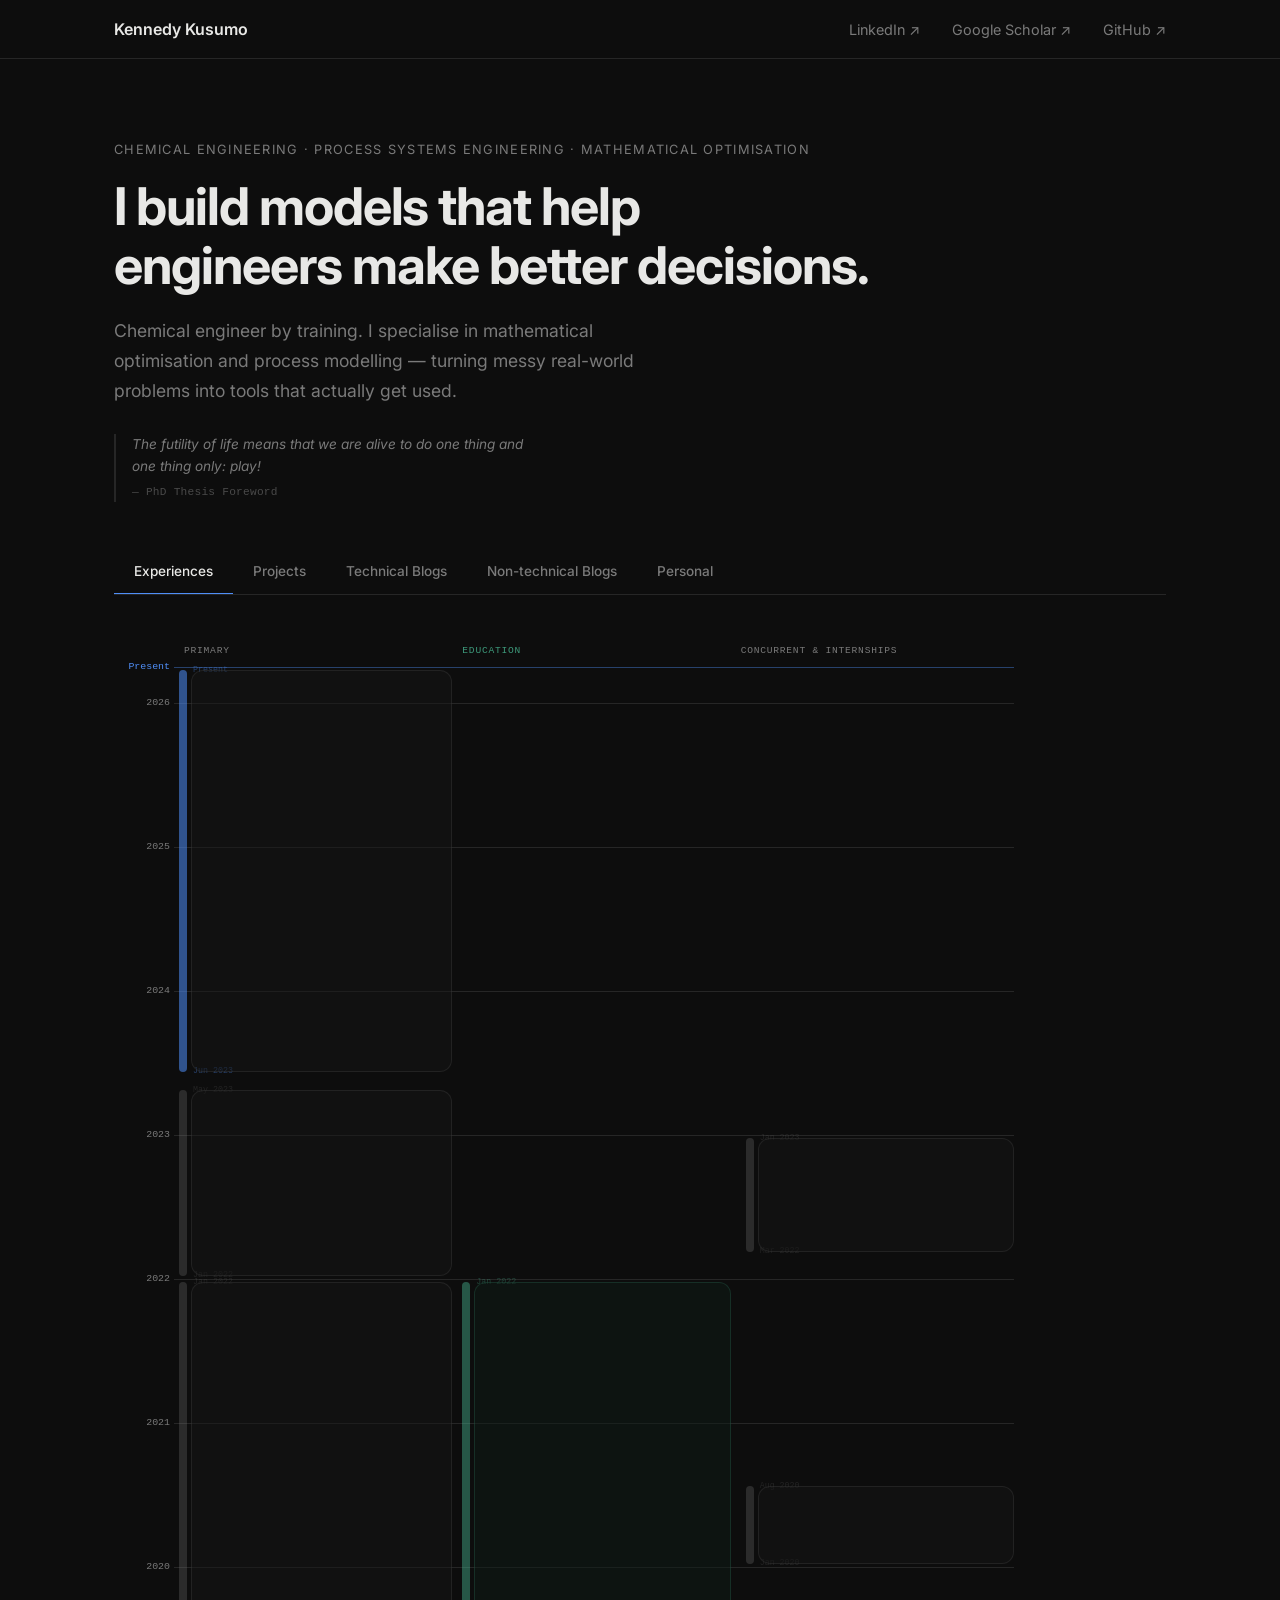
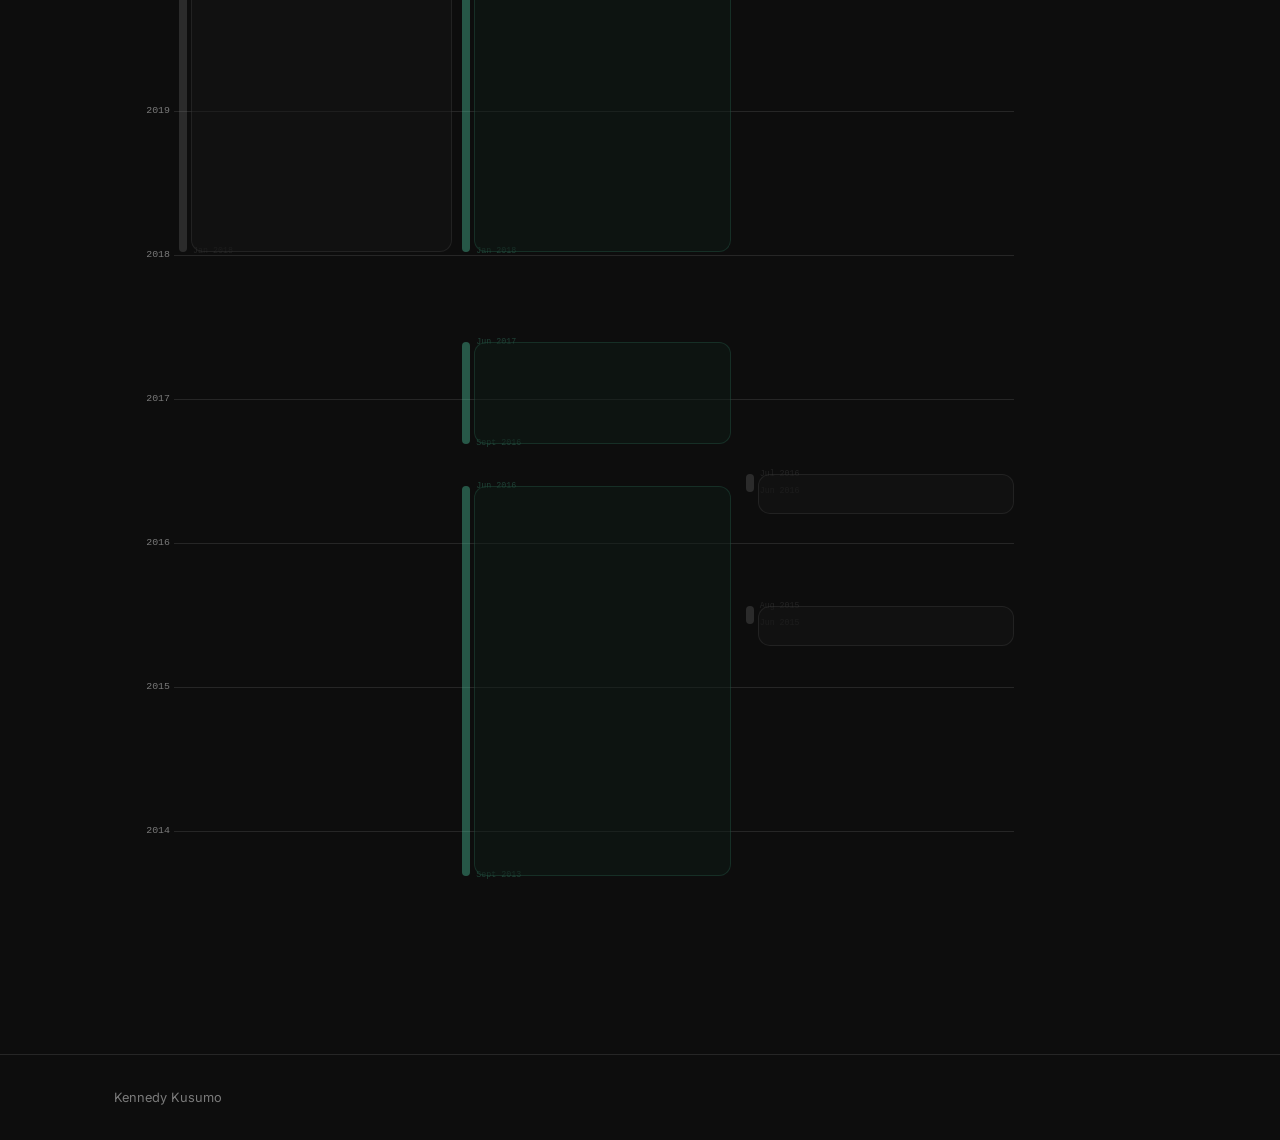
<file: index.html>
<!DOCTYPE html>
<html lang="en">
<head>
  <meta charset="UTF-8" />
  <meta name="viewport" content="width=device-width, initial-scale=1.0" />
  <title>Kennedy Kusumo</title>
  <meta name="description" content="Kennedy Kusumo — Senior Modelling and Simulation Scientist. Mathematical optimisation, process modelling, and decision tools for complex industrial problems." />
  <link rel="preconnect" href="https://fonts.googleapis.com" />
  <link rel="preconnect" href="https://fonts.gstatic.com" crossorigin />
  <link href="https://fonts.googleapis.com/css2?family=Inter:wght@400;500;600;700&display=swap" rel="stylesheet" />
  <link rel="stylesheet" href="css/style.css" />
  <style>
    /* ── Tab nav ── */
    .tab-nav {
      display: flex;
      gap: 0;
      border-bottom: 1px solid var(--color-border);
      overflow-x: auto;
      scrollbar-width: none;
    }
    .tab-nav::-webkit-scrollbar { display: none; }

    .tab-btn {
      background: none;
      border: none;
      border-bottom: 2px solid transparent;
      color: var(--color-muted);
      cursor: pointer;
      font-family: var(--font-sans);
      font-size: 0.85rem;
      font-weight: 500;
      padding: 0.85rem 1.25rem;
      white-space: nowrap;
      transition: color 0.15s, border-color 0.15s;
      margin-bottom: -1px;
    }
    .tab-btn:hover { color: var(--color-text); }
    .tab-btn.active {
      color: var(--color-text);
      border-bottom-color: var(--color-accent);
    }

    /* ── Tab panels ── */
    .tab-panel { display: none; padding: 3rem 0; }
    .tab-panel.active { display: block; }

    /* ── Timeline ── */
    .timeline {
      display: flex;
      flex-direction: column;
      gap: 0;
      max-width: 720px;
    }
    .timeline-item {
      display: grid;
      grid-template-columns: 120px 1fr;
      gap: 1.5rem;
      padding: 1.75rem 0;
      border-bottom: 1px solid var(--color-border);
    }
    .timeline-item:last-child { border-bottom: none; }
    .timeline-date {
      font-size: 0.78rem;
      color: var(--color-muted);
      padding-top: 0.2rem;
      line-height: 1.5;
    }
    .timeline-body h3 {
      font-size: 0.95rem;
      font-weight: 600;
      margin-bottom: 0.3rem;
      line-height: 1.4;
    }
    .timeline-body .timeline-org {
      font-size: 0.8rem;
      color: var(--color-accent);
      margin-bottom: 0.5rem;
    }
    .timeline-body p {
      font-size: 0.875rem;
      color: var(--color-muted);
      line-height: 1.65;
      margin: 0;
    }
    .timeline-body .timeline-tags {
      margin-top: 0.6rem;
      display: flex;
      flex-wrap: wrap;
      gap: 0.4rem;
    }
    .tag {
      font-size: 0.7rem;
      padding: 0.2em 0.6em;
      border: 1px solid var(--color-border);
      border-radius: 4px;
      color: var(--color-muted);
    }
    .timeline-link {
      display: inline-block;
      margin-top: 0.75rem;
      font-size: 0.78rem;
      color: var(--color-accent);
    }

    /* ── Vertical Timeline (Professional History) ── */
    .vtl {
      position: relative;
      max-width: 760px;
    }

    /* The spine */
    .vtl::before {
      content: '';
      position: absolute;
      left: 70px;
      top: 16px;
      bottom: 16px;
      width: 1px;
      background: var(--color-border);
      z-index: 0;
    }

    .vtl-item {
      display: flex;
      align-items: flex-start;
      gap: 1.5rem;
      padding-bottom: 1.5rem;
    }

    .vtl-item:last-child { padding-bottom: 0; }

    .vtl-node {
      flex-shrink: 0;
      width: 76px;
      display: flex;
      align-items: center;
      justify-content: space-between;
      padding-top: 0.9rem;
    }

    .vtl-date {
      font-size: 0.65rem;
      color: var(--color-muted);
      font-family: var(--font-mono);
      line-height: 1.35;
      white-space: nowrap;
    }

    .vtl-dot {
      width: 12px;
      height: 12px;
      border-radius: 50%;
      background: var(--color-surface);
      border: 2px solid var(--color-border);
      flex-shrink: 0;
      position: relative;
      z-index: 1;
      transition: border-color 0.2s ease, transform 0.2s ease, box-shadow 0.2s ease;
    }

    .vtl-item:hover .vtl-dot {
      border-color: var(--color-accent);
      transform: scale(1.4);
      box-shadow: 0 0 0 4px rgba(79, 142, 247, 0.18);
    }

    .vtl-card {
      flex: 1;
      border: 1px solid var(--color-border);
      border-radius: 14px;
      padding: 1.25rem 1.5rem;
      background: var(--color-surface);
      transition: transform 0.2s ease, box-shadow 0.2s ease, border-color 0.2s ease;
    }

    .vtl-item:hover .vtl-card {
      transform: translateY(-4px);
      border-color: var(--color-accent);
      box-shadow: 0 8px 32px rgba(0,0,0,0.45), 0 0 0 1px rgba(79,142,247,0.15);
    }

    /* ── Personal tab ── */
    .personal-grid {
      display: grid;
      grid-template-columns: repeat(auto-fill, minmax(210px, 1fr));
      gap: 1.25rem;
      max-width: 900px;
      padding-top: 0.25rem;
    }
    .personal-cat {
      border: 1px solid var(--color-border);
      border-radius: 14px;
      padding: 1.25rem 1.5rem;
      background: var(--color-surface);
    }
    .personal-cat-hdr {
      font-size: 0.68rem;
      font-family: var(--font-mono);
      text-transform: uppercase;
      letter-spacing: 0.09em;
      color: var(--color-muted);
      margin-bottom: 0.9rem;
    }
    .personal-items {
      list-style: none;
      padding: 0;
      margin: 0;
      display: flex;
      flex-direction: column;
      gap: 0.4rem;
    }
    .personal-items li {
      font-size: 0.875rem;
      color: var(--color-text);
    }
    .personal-soon {
      font-size: 0.8rem;
      color: var(--color-muted);
      margin: 0;
    }

    /* ── Hero quote ── */
    .hero-quote {
      margin-top: 1.75rem;
      padding-left: 1rem;
      border-left: 2px solid var(--color-border);
      font-size: 0.85rem;
      color: var(--color-muted);
      font-style: italic;
      max-width: 46ch;
      line-height: 1.6;
    }
    .hero-quote cite {
      display: block;
      margin-top: 0.4rem;
      font-style: normal;
      font-size: 0.7rem;
      font-family: var(--font-mono);
      opacity: 0.55;
      letter-spacing: 0.02em;
    }

    /* ── Swimlane timeline (Experiences) ── */

    /* Lane header row above the swimlane */
    .sl-headers {
      display: flex;
      max-width: 900px;
      margin-bottom: 0.5rem;
      align-items: baseline;
    }
    .sl-h-axis { width: 65px; flex-shrink: 0; }
    .sl-h-lane {
      flex: 1;
      font-size: 0.6rem;
      font-family: var(--font-mono);
      color: var(--color-muted);
      text-transform: uppercase;
      letter-spacing: 0.08em;
      padding: 0 5px;
    }
    .sl-h-lane--edu { color: #4ec9a0; opacity: 0.75; }

    /* Swimlane container — time flows top (newest) → bottom (oldest)
       Scale: 12 px/month, origin Sept 2013 (m0), present Apr 2026 (m151)
       Slot top    = (151 − end_month) × 12 + 3
       Slot height = max(18, duration_months × 12 − 6)
       BEng bottom: top=1419 + h=390 = 1809 + 66 padding → 1875 */
    .swimlane {
      position: relative;
      max-width: 900px;
      height: 1875px;
    }

    /* Year grid lines */
    .sl-yr {
      position: absolute;
      left: 0;
      right: 0;
      height: 0;
      pointer-events: none;
    }
    .sl-yr::after {
      content: '';
      position: absolute;
      left: 60px;
      right: 0;
      top: 0;
      height: 1px;
      background: var(--color-border);
    }
    .sl-yr-lbl {
      position: absolute;
      right: calc(100% - 56px);
      top: 0;
      transform: translateY(-50%);
      font-size: 0.62rem;
      color: var(--color-muted);
      font-family: var(--font-mono);
      white-space: nowrap;
    }
    /* Present line */
    .sl-present::after { background: var(--color-accent); opacity: 0.4; }
    .sl-present .sl-yr-lbl { color: var(--color-accent); }

    /* ── Slot: time-proportional container ── */
    .sl-slot {
      position: absolute;
      box-sizing: border-box;
      overflow: visible;
      cursor: pointer;
    }
    /* 3-lane positions */
    .sl-l1 { left: 65px; right: calc((100% - 65px) * 2 / 3 + 5px); }
    .sl-l2 { left: calc(65px + (100% - 65px) / 3 + 5px); right: calc((100% - 65px) / 3 + 5px); }
    .sl-l3 { left: calc(65px + (100% - 65px) * 2 / 3 + 10px); right: 0; }

    /* ── Bar: 8 px wide, strictly time-proportional ── */
    .sl-bar {
      position: absolute;
      left: 0;
      top: 0;
      width: 8px;
      height: 100%;
      border-radius: 4px;
      background: var(--color-muted);
      opacity: 0.28;
      transition: opacity 0.18s ease, background 0.18s ease;
    }
    .sl-slot--active .sl-bar { background: var(--color-accent); opacity: 0.55; }
    .sl-slot--edu    .sl-bar { background: #4ec9a0; opacity: 0.4; }
    .sl-slot:hover   .sl-bar { opacity: 0.9; background: var(--color-accent); }
    .sl-slot--edu:hover .sl-bar { background: #4ec9a0; }

    /* Bar date labels — at top/bottom endpoints of the bar */
    .sl-bar-lbl {
      position: absolute;
      left: calc(100% + 6px);
      font-size: 0.52rem;
      font-family: var(--font-mono);
      color: var(--color-muted);
      white-space: nowrap;
      z-index: 15;
      opacity: 0.7;
      line-height: 1;
    }
    .sl-bar-lbl--end   { top: 0;    transform: translateY(-50%); }
    .sl-bar-lbl--start { bottom: 0; transform: translateY(50%); }
    .sl-slot--active .sl-bar-lbl { color: var(--color-accent); }
    .sl-slot--edu    .sl-bar-lbl { color: #4ec9a0; }

    /* ── Ghost: always-visible silhouette — never changes on hover ── */
    .sl-ghost {
      position: absolute;
      top: 0;
      left: 12px;
      right: 0;
      height: 100%;
      min-height: 40px;
      border: 1px solid rgba(255, 255, 255, 0.07);
      border-radius: 12px;
      background: rgba(22, 22, 22, 0.5);
      box-sizing: border-box;
      pointer-events: none;
      z-index: 4;
    }
    .sl-slot--edu .sl-ghost {
      border-color: rgba(78, 201, 160, 0.15);
      background: rgba(14, 28, 22, 0.5);
    }

    /* ── Panel: fades in on hover, sits on top of ghost ── */
    .sl-panel {
      position: absolute;
      top: 0;
      left: 12px;
      right: 0;
      border: 1px solid var(--color-border);
      border-radius: 12px;
      padding: 0.75rem 1rem;
      background: var(--color-surface);
      box-sizing: border-box;
      z-index: 20;
      opacity: 0;
      pointer-events: none;
      transition: opacity 0.18s ease, border-color 0.18s ease, box-shadow 0.18s ease;
    }
    .sl-slot:hover .sl-panel {
      opacity: 1;
      pointer-events: auto;
      border-color: var(--color-accent);
      box-shadow: 0 8px 32px rgba(0,0,0,0.55), 0 0 0 1px rgba(79,142,247,0.08);
    }
    .sl-slot--edu:hover .sl-panel {
      border-color: #4ec9a0;
      box-shadow: 0 8px 32px rgba(0,0,0,0.55), 0 0 0 1px rgba(78,201,160,0.1);
    }

    /* Panel typography */
    .sl-dates {
      display: block;
      font-size: 0.6rem;
      font-family: var(--font-mono);
      color: var(--color-muted);
      margin-bottom: 0.3rem;
      opacity: 0.8;
    }
    .sl-panel h3      { font-size: 0.88rem; font-weight: 600; margin-bottom: 0.2rem; line-height: 1.3; }
    .sl-panel .sl-org { font-size: 0.75rem; color: var(--color-accent); margin-bottom: 0.35rem; }
    .sl-panel p       { font-size: 0.835rem; color: var(--color-muted); line-height: 1.6; margin: 0; }
    .sl-slot--edu .sl-panel .sl-org { color: #4ec9a0; }

    /* Mobile */
    @media (max-width: 600px) {
      .swimlane { height: auto; display: flex; flex-direction: column; gap: 0.75rem; }
      .sl-slot  { position: static; width: 100%; height: auto !important; overflow: hidden; }
      .sl-l1, .sl-l2, .sl-l3 { left: 0; right: 0; }
      .sl-bar, .sl-bar-lbl, .sl-ghost { display: none; }
      .sl-panel { position: static; opacity: 1; pointer-events: auto;
                  border-color: var(--color-border); background: var(--color-surface); box-shadow: none; }
      .sl-slot--edu .sl-panel { border-color: rgba(78,201,160,0.3); }
      .sl-yr, .sl-headers { display: none; }
    }
  </style>
</head>
<body>

  <!-- ── Nav ── -->
  <nav>
    <div class="container">
      <a class="nav-brand" href="/">Kennedy Kusumo</a>
      <ul class="nav-links">
        <li><a href="https://www.linkedin.com/in/kennedyputrakusumo" target="_blank">LinkedIn ↗</a></li>
        <li><a href="https://scholar.google.com/citations" target="_blank">Google Scholar ↗</a></li>
        <li><a href="https://github.com/KennedyKusumo" target="_blank">GitHub ↗</a></li>
      </ul>
    </div>
  </nav>

  <!-- ── Hero ── -->
  <header class="hero">
    <div class="container">
      <p class="hero-eyebrow">Chemical Engineering · Process Systems Engineering · Mathematical Optimisation</p>
      <!-- Headline placeholder — to be finalised after all material is shared -->
      <h1>I build models that help<br>engineers make better decisions.</h1>
      <p class="hero-bio">
        Chemical engineer by training. I specialise in mathematical optimisation
        and process modelling — turning messy real-world problems into tools
        that actually get used.
      </p>
      <blockquote class="hero-quote">
        The futility of life means that we are alive to do one thing and one thing only: play!
        <cite>— PhD Thesis Foreword</cite>
      </blockquote>
    </div>
  </header>
  
  <!-- ── Tabs ── -->
  <section class="section" style="padding-top:0; border-top: none;">
    <div class="container">

      <div class="tab-nav" role="tablist">
        <button class="tab-btn active" role="tab" data-tab="professional">Experiences</button>
        <button class="tab-btn" role="tab" data-tab="projects">Projects</button>
        <button class="tab-btn" role="tab" data-tab="blogs">Technical Blogs</button>
        <button class="tab-btn" role="tab" data-tab="nontechblogs">Non-technical Blogs</button>
        <button class="tab-btn" role="tab" data-tab="personal">Personal</button>
      </div>

      <!-- ── Projects ── -->
      <div id="tab-projects" class="tab-panel" role="tabpanel">
        <div class="card-grid">

          <a href="articles/msc-thesis-syngenta.html" style="text-decoration:none; color:inherit;">
            <article class="card">
              <p class="card-tag">MSc Thesis · Optimisation · AIMMS</p>
              <h3>Optimising Harvest Schedules for Syngenta</h3>
              <p>
                A two-stage MILP to help Plant Managers schedule hybrid corn seed
                harvests across hundreds of fields. Cut worst-case deviation from
                17 days to 6 days off-optimal.
              </p>
              <div class="card-meta">
                <span>Imperial College London · 2017</span>
              </div>
            </article>
          </a>

          <article class="card card-soon">
            <p class="card-tag">PhD · Experiment Design · Python</p>
            <h3>Pydex: Optimal Experiment Design for Pharmaceutical Manufacturing</h3>
            <p>
              Algorithms and a Python package for computing model-based experiments
              that are optimal to multiple objectives simultaneously.
            </p>
            <div class="card-meta">
              <span>Imperial College London · 2018–2022</span>
            </div>
          </article>

          <article class="card card-soon">
            <p class="card-tag">PhD · Feasibility Analysis · Python</p>
            <h3>DEUS: Probabilistic Design Space Characterisation for Pharmaceutical Manufacturing</h3>
            <p>
              Adapted the nested sampling algorithm to map pharmaceutical process design spaces
              under model parameter uncertainty — sampling-based, gradient-free, and applicable
              to black-box simulators.
            </p>
            <div class="card-meta">
              <span>Imperial College London · 2018–2022</span>
            </div>
          </article>

          <article class="card card-soon">
            <p class="card-tag">Internship · Process Modelling · Pharma</p>
            <h3>Stochastic Reactor Model for Mounjaro Synthesis at Eli Lilly</h3>
            <p>
              Built a stochastic dynamic model of the liquid-phase synthesis reactor
              used in the production of Mounjaro, and used it to guide experimental campaigns.
            </p>
            <div class="card-meta">
              <span>Eli Lilly and Company · 2020</span>
            </div>
          </article>

          <article class="card card-soon">
            <p class="card-tag">Current · Pharma · Digital Tools</p>
            <h3>End-to-End Process Modelling at AstraZeneca</h3>
            <p>
              Building and deploying first-principles, ML, and statistical models
              across drug substance and product development — from Python prototypes
              to web apps used across AZ.
            </p>
            <div class="card-meta">
              <span>AstraZeneca · 2023–present</span>
            </div>
          </article>

        </div>
      </div>

      <!-- ── Technical Blogs ── -->
      <div id="tab-blogs" class="tab-panel" role="tabpanel">
        <div class="card-grid">

          <a href="articles/msc-thesis-syngenta.html" style="text-decoration:none; color:inherit;">
            <article class="card">
              <p class="card-tag">Operations Research · MILP · Agriculture</p>
              <h3>Optimising Harvest Schedules for Syngenta Using AIMMS</h3>
              <p>
                A technical deep-dive into the two-stage mixed-integer model — problem
                formulation, constraint structure, and results from five case studies.
              </p>
              <div class="card-meta">
                <span>~10 min read</span>
                <span>2017</span>
              </div>
            </article>
          </a>

          <article class="card card-soon">
            <p class="card-tag">Optimal Experiment Design · Bayesian</p>
            <h3>How to Design Experiments That Tell You the Most</h3>
            <p>Coming soon</p>
          </article>

          <article class="card card-soon">
            <p class="card-tag">Process Modelling · Pharmaceutical</p>
            <h3>First-Principles Modelling in Drug Development</h3>
            <p>Coming soon</p>
          </article>

          <article class="card card-soon">
            <p class="card-tag">Statistics · Philosophy of Science · Uncertainty</p>
            <h3>Parameter Estimation: a Sign of One's Ignorance or an Innate Nature of Reality?</h3>
            <p>Coming soon</p>
          </article>

          <article class="card card-soon">
            <p class="card-tag">Bayesian Inference · Experiment Design</p>
            <h3>Bayesian Experimental Design</h3>
            <p>Coming soon</p>
          </article>

          <article class="card card-soon">
            <p class="card-tag">Optimisation · Decision-Making</p>
            <h3>Multiobjective Optimisation</h3>
            <p>Coming soon</p>
          </article>

          <article class="card card-soon">
            <p class="card-tag">Design Space · Uncertainty · Pharmaceutical</p>
            <h3>Design Spaces, Uncertainties, and Probabilistic Design Spaces</h3>
            <p>Coming soon</p>
          </article>

          <article class="card card-soon">
            <p class="card-tag">Experiment Design · Uncertainty · Optimisation</p>
            <h3>One Way to Design an Experiment Tailored to Maximising Information in Reducing Uncertainty in Probabilistic Design Spaces</h3>
            <p>Coming soon</p>
          </article>

          <article class="card card-soon">
            <p class="card-tag">Data Visualisation · High Dimensions</p>
            <h3>Visualising Dimensions Above 3: Trellis Plots and Parallel Coordinate Plots</h3>
            <p>Coming soon</p>
          </article>

          <article class="card card-soon">
            <p class="card-tag">Decision-Making · Uncertainty · Operations Research</p>
            <h3>Decision Making Under Uncertainty: The Newspaper Boy Problem</h3>
            <p>Coming soon</p>
          </article>

          <article class="card card-soon">
            <p class="card-tag">Risk · Optimisation · Statistics</p>
            <h3>Risk Aversity, Conditional Value-at-Risk, and Tail Risk</h3>
            <p>Coming soon</p>
          </article>

          <article class="card card-soon">
            <p class="card-tag">Digital Twins · Process Engineering · Industry 4.0</p>
            <h3>What Is a Digital Twin? A Spectrum from Completely Offline to Live Decision-Making</h3>
            <p>
              Not all digital twins are equal. From a fully offline model to one with a live
              data connection, to one that pushes decisions directly back to equipment —
              each step along the spectrum carries distinct engineering and operational implications.
            </p>
          </article>

          <article class="card card-soon">
            <p class="card-tag">Machine Learning · NLP · Large Language Models</p>
            <h3>How Are Languages Tokenised in Modern Large Language Models?</h3>
            <p>Coming soon</p>
          </article>

          <article class="card card-soon">
            <p class="card-tag">Decision-Making · Uncertainty · Experiment Design</p>
            <h3>The Multi-Armed Bandit Problem</h3>
            <p>
              Balancing limited information, the resources needed to acquire more of it,
              and the optimality of decisions made along the way — and what this has to
              do with the experimental design problem.
            </p>
          </article>

          <article class="card card-soon">
            <p class="card-tag">Dynamical Systems · Mathematics · Complexity</p>
            <h3>Chaos and Chaotic Systems</h3>
            <p>Coming soon</p>
          </article>

          <article class="card card-soon">
            <p class="card-tag">Physics · Mathematics · Aerospace</p>
            <h3>Gravity, Rockets, and the Interesting Mathematics</h3>
            <p>Coming soon</p>
          </article>

          <article class="card card-soon">
            <p class="card-tag">Statistics · Modelling · Machine Learning</p>
            <h3>Extrapolation vs Interpolation: When Is It Really One or the Other?</h3>
            <p>Coming soon</p>
          </article>

          <article class="card card-soon">
            <p class="card-tag">Molecular Simulation · Computational Chemistry · Materials</p>
            <h3>From SMILES Strings to Stable 3D Molecular Structures to Large-Scale Material Organisation</h3>
            <p>
              How a flat string of characters becomes a 3D molecule — and how those molecules
              pack together into polymers, amorphous solids, and crystalline solids.
            </p>
          </article>

          <article class="card card-soon">
            <p class="card-tag">Optimisation · Decision-Making · Operations Research</p>
            <h3>Inefficiencies in Everything We Do: Imperfect Information, Rapid Decision-Making, and Mathematical Optimisation</h3>
            <p>Coming soon</p>
          </article>

          <article class="card card-soon">
            <p class="card-tag">Computer Science · Mathematics · Engineering</p>
            <h3>Mathematics, Logic Gates, Transistors, Processing Units, and Computers</h3>
            <p>
              Tracing the chain from abstract mathematics down to the physical transistor —
              and back up through logic gates and processing units to the computers that run the world.
            </p>
          </article>

          <article class="card card-soon">
            <p class="card-tag">Energy · Geoscience · Sustainability</p>
            <h3>How Oil and Gas Reservoirs Form — and Whether We Can Afford to Keep Finding Them</h3>
            <p>
              The geology behind hydrocarbon reservoir formation, the clues that tell us
              where to look, and what it takes to find them — set against the harder question
              of whether current energy consumption practices are sustainable.
            </p>
          </article>

          <article class="card card-soon">
            <p class="card-tag">Climate · Science · Policy</p>
            <h3>Climate Change: How Confident Are We, Are We Too Late, and What Should We Do Next?</h3>
            <p>
              An honest look at the state of the science, what the uncertainty actually means,
              whether the window for meaningful action has closed — and practical recommendations
              for the near future.
            </p>
          </article>

        </div>
      </div>

      <!-- ── Professional History ── -->
      <div id="tab-professional" class="tab-panel active" role="tabpanel">

        <!--
          Swimlane — 3 lanes, 12 px/month scale.
          Origin: Sept 2013 (m0). Present: Apr 2026 (m151).
          Slot top    = (151 − end_month) × 12 + 3
          Slot height = max(18, duration_months × 12 − 6)

          Lane 1 (Primary):              AZ · ICL RA · PhD Researcher
          Lane 2 (Education, teal):      PhD degree · MSc · BEng
          Lane 3 (Concurrent/Intern):    Sheffield RA · Eli Lilly · Shamood · UNNC RA
        -->

        <!-- Lane headers -->
        <div class="sl-headers" aria-hidden="true">
          <div class="sl-h-axis"></div>
          <div class="sl-h-lane">Primary</div>
          <div class="sl-h-lane sl-h-lane--edu">Education</div>
          <div class="sl-h-lane">Concurrent &amp; Internships</div>
        </div>

        <div class="swimlane">

          <!-- Present marker -->
          <div class="sl-yr sl-present" style="top:0">
            <span class="sl-yr-lbl">Present</span>
          </div>

          <!-- Year grid lines (Jan 1 of each year) -->
          <div class="sl-yr" style="top:36px"><span class="sl-yr-lbl">2026</span></div>
          <div class="sl-yr" style="top:180px"><span class="sl-yr-lbl">2025</span></div>
          <div class="sl-yr" style="top:324px"><span class="sl-yr-lbl">2024</span></div>
          <div class="sl-yr" style="top:468px"><span class="sl-yr-lbl">2023</span></div>
          <div class="sl-yr" style="top:612px"><span class="sl-yr-lbl">2022</span></div>
          <div class="sl-yr" style="top:756px"><span class="sl-yr-lbl">2021</span></div>
          <div class="sl-yr" style="top:900px"><span class="sl-yr-lbl">2020</span></div>
          <div class="sl-yr" style="top:1044px"><span class="sl-yr-lbl">2019</span></div>
          <div class="sl-yr" style="top:1188px"><span class="sl-yr-lbl">2018</span></div>
          <div class="sl-yr" style="top:1332px"><span class="sl-yr-lbl">2017</span></div>
          <div class="sl-yr" style="top:1476px"><span class="sl-yr-lbl">2016</span></div>
          <div class="sl-yr" style="top:1620px"><span class="sl-yr-lbl">2015</span></div>
          <div class="sl-yr" style="top:1764px"><span class="sl-yr-lbl">2014</span></div>

          <!-- ── Lane 1: Primary ── -->

          <!-- AstraZeneca: end=m151, start=m117, 34 mo → top=3, h=402 -->
          <div class="sl-slot sl-l1 sl-slot--active" style="top:3px;height:402px;">
            <div class="sl-bar">
              <span class="sl-bar-lbl sl-bar-lbl--end">Present</span>
              <span class="sl-bar-lbl sl-bar-lbl--start">Jun 2023</span>
            </div>
            <div class="sl-ghost"></div>
            <div class="sl-panel">
              <span class="sl-dates">Jun 2023 – Present</span>
              <h3>Senior Modelling &amp; Simulation Scientist</h3>
              <p class="sl-org">AstraZeneca · London, UK</p>
              <p>Building mathematical models of pharmaceutical manufacturing processes across small molecule drug substance and drug product development. Developing and deploying web apps to democratise modelling capabilities across AZ's Digital Science team.</p>
              <div class="timeline-tags" style="margin-top:0.6rem;">
                <span class="tag">Process Modelling</span><span class="tag">Python</span><span class="tag">ML</span><span class="tag">Web Apps</span><span class="tag">CMC</span>
              </div>
            </div>
          </div>

          <!-- ICL RA: end=m116, start=m100, 16 mo → top=423, h=186 -->
          <div class="sl-slot sl-l1" style="top:423px;height:186px;">
            <div class="sl-bar">
              <span class="sl-bar-lbl sl-bar-lbl--end">May 2023</span>
              <span class="sl-bar-lbl sl-bar-lbl--start">Jan 2022</span>
            </div>
            <div class="sl-ghost"></div>
            <div class="sl-panel">
              <span class="sl-dates">Jan 2022 – May 2023</span>
              <h3>Research Associate</h3>
              <p class="sl-org">Imperial College London · London, UK</p>
              <p>PharmaSEL-Prosperity Partnership. Developed multi-objective optimal experiment design algorithms and Python packages in collaboration with Eli Lilly and Company.</p>
              <div class="timeline-tags" style="margin-top:0.6rem;">
                <span class="tag">OED</span><span class="tag">Optimisation</span><span class="tag">Python</span><span class="tag">Pharma</span>
              </div>
            </div>
          </div>

          <!-- PhD Researcher: end=m100, start=m52, 48 mo → top=615, h=570 -->
          <div class="sl-slot sl-l1" style="top:615px;height:570px;">
            <div class="sl-bar">
              <span class="sl-bar-lbl sl-bar-lbl--end">Jan 2022</span>
              <span class="sl-bar-lbl sl-bar-lbl--start">Jan 2018</span>
            </div>
            <div class="sl-ghost"></div>
            <div class="sl-panel">
              <span class="sl-dates">Jan 2018 – Jan 2022</span>
              <h3>PhD Researcher · Academic Tutor · Assistant Lecturer</h3>
              <p class="sl-org">Imperial College London · London, UK</p>
              <p>Developed Pydex (optimal experiment design) and DEUS (feasibility analysis via nested sampling). Lectured on mathematical optimisation and AIMMS for the MSc Sustainable Energy Futures programme. Tutored undergraduates in process analysis, separations, and reactor design.</p>
              <div class="timeline-tags" style="margin-top:0.6rem;">
                <span class="tag">PhD</span><span class="tag">Pydex</span><span class="tag">DEUS</span><span class="tag">Teaching</span><span class="tag">AIMMS</span>
              </div>
            </div>
          </div>

          <!-- ── Lane 2: Education ── -->

          <!-- PhD degree: end=m100, start=m52, 48 mo → top=615, h=570 -->
          <div class="sl-slot sl-l2 sl-slot--edu" style="top:615px;height:570px;">
            <div class="sl-bar">
              <span class="sl-bar-lbl sl-bar-lbl--end">Jan 2022</span>
              <span class="sl-bar-lbl sl-bar-lbl--start">Jan 2018</span>
            </div>
            <div class="sl-ghost"></div>
            <div class="sl-panel">
              <span class="sl-dates">Jan 2018 – Jan 2022</span>
              <h3>Doctor of Philosophy — Chemical Engineering</h3>
              <p class="sl-org">Imperial College London</p>
              <p>Thesis: <em>Algorithms and Tools for Feasibility Analysis and Optimal Experiment Design in Pharmaceutical Manufacturing.</em> Supervisors: Prof. Nilay Shah · Prof. Benoît Chachuat · Prof. Salvador García-Muñoz (Eli Lilly)</p>
              <div class="timeline-tags" style="margin-top:0.6rem;">
                <span class="tag">MILP</span><span class="tag">Bayesian Inference</span><span class="tag">Pydex</span><span class="tag">DEUS</span><span class="tag">7 Publications</span>
              </div>
            </div>
          </div>

          <!-- MSc: end=m45, start=m36, 9 mo → top=1275, h=102 -->
          <div class="sl-slot sl-l2 sl-slot--edu" style="top:1275px;height:102px;">
            <div class="sl-bar">
              <span class="sl-bar-lbl sl-bar-lbl--end">Jun 2017</span>
              <span class="sl-bar-lbl sl-bar-lbl--start">Sept 2016</span>
            </div>
            <div class="sl-ghost"></div>
            <div class="sl-panel">
              <span class="sl-dates">Sept 2016 – Jun 2017</span>
              <h3>MSc — Advanced Chemical Engineering with Process Systems Engineering</h3>
              <p class="sl-org">Imperial College London · First Class with Distinction</p>
              <p>Harvest schedule optimisation for Syngenta — a two-stage MILP cut worst-case planning deviation from 17 days to 6 days off-optimal.</p>
              <div class="timeline-tags" style="margin-top:0.5rem;">
                <span class="tag">Distinction</span><span class="tag">AIMMS</span><span class="tag">MILP</span><span class="tag">Syngenta</span>
              </div>
              <a class="timeline-link" href="articles/msc-thesis-syngenta.html" style="margin-top:0.45rem;">Read the write-up →</a>
            </div>
          </div>

          <!-- BEng: end=m33, start=m0, 33 mo → top=1419, h=390 -->
          <div class="sl-slot sl-l2 sl-slot--edu" style="top:1419px;height:390px;">
            <div class="sl-bar">
              <span class="sl-bar-lbl sl-bar-lbl--end">Jun 2016</span>
              <span class="sl-bar-lbl sl-bar-lbl--start">Sept 2013</span>
            </div>
            <div class="sl-ghost"></div>
            <div class="sl-panel">
              <span class="sl-dates">Sept 2013 – Jun 2016</span>
              <h3>BEng with Honours — Chemical Engineering</h3>
              <p class="sl-org">University of Nottingham Ningbo China · 1st Class</p>
              <p>Best Overall Grade in Class. President's Scholarship (top 1%), Best Student of the Year, and Hangseng Bank Scholarship across two consecutive years.</p>
              <div class="timeline-tags" style="margin-top:0.5rem;">
                <span class="tag">1st Class</span><span class="tag">President's Scholarship ×2</span><span class="tag">Best Student ×2</span>
              </div>
            </div>
          </div>

          <!-- ── Lane 3: Concurrent & Internships ── -->

          <!-- Sheffield: end=m112, start=m102, 10 mo → top=471, h=114 -->
          <div class="sl-slot sl-l3" style="top:471px;height:114px;">
            <div class="sl-bar">
              <span class="sl-bar-lbl sl-bar-lbl--end">Jan 2023</span>
              <span class="sl-bar-lbl sl-bar-lbl--start">Mar 2022</span>
            </div>
            <div class="sl-ghost"></div>
            <div class="sl-panel">
              <span class="sl-dates">Mar 2022 – Jan 2023</span>
              <h3>Research Associate <span style="font-weight:400;color:var(--color-muted);">· Part-time</span></h3>
              <p class="sl-org">University of Sheffield · Remote</p>
              <p>Wellcome Leap R3 project. Developed mathematical models of mRNA vaccine production and recommended optimal experimental campaigns for pandemic-response manufacturing.</p>
              <div class="timeline-tags" style="margin-top:0.6rem;">
                <span class="tag">mRNA</span><span class="tag">Process Modelling</span><span class="tag">Vaccine Manufacturing</span>
              </div>
            </div>
          </div>

          <!-- Eli Lilly: end=m83, start=m76, 7 mo → top=819, h=78 -->
          <div class="sl-slot sl-l3" style="top:819px;height:78px;">
            <div class="sl-bar">
              <span class="sl-bar-lbl sl-bar-lbl--end">Aug 2020</span>
              <span class="sl-bar-lbl sl-bar-lbl--start">Jan 2020</span>
            </div>
            <div class="sl-ghost"></div>
            <div class="sl-panel">
              <span class="sl-dates">Jan – Aug 2020</span>
              <h3>Process Engineering Intern</h3>
              <p class="sl-org">Eli Lilly and Company · Indianapolis, USA</p>
              <p>Built a stochastic dynamic model of the liquid-phase synthesis reactor used in production of Mounjaro. Planned optimal experimental campaigns alongside Eli Lilly engineers.</p>
              <div class="timeline-tags" style="margin-top:0.6rem;">
                <span class="tag">Dynamic Modelling</span><span class="tag">Stochastic</span><span class="tag">OED</span>
              </div>
            </div>
          </div>

          <!-- Shamood: end=m34, start=m33, 1 mo → top=1407, h=18 (min) -->
          <div class="sl-slot sl-l3" style="top:1407px;height:18px;">
            <div class="sl-bar">
              <span class="sl-bar-lbl sl-bar-lbl--end">Jul 2016</span>
              <span class="sl-bar-lbl sl-bar-lbl--start">Jun 2016</span>
            </div>
            <div class="sl-ghost"></div>
            <div class="sl-panel">
              <span class="sl-dates">Jun – Jul 2016</span>
              <h3>R&amp;D Intern</h3>
              <p class="sl-org">Shamood Daily Use Products · Ningbo, China</p>
              <p>Quality assurance testing for air freshener products. Reduced overall testing time by ~10% through more efficient test protocols.</p>
            </div>
          </div>

          <!-- UNNC RA: end=m23, start=m21, 2 mo → top=1539, h=18 (min) -->
          <div class="sl-slot sl-l3" style="top:1539px;height:18px;">
            <div class="sl-bar">
              <span class="sl-bar-lbl sl-bar-lbl--end">Aug 2015</span>
              <span class="sl-bar-lbl sl-bar-lbl--start">Jun 2015</span>
            </div>
            <div class="sl-ghost"></div>
            <div class="sl-panel">
              <span class="sl-dates">Jun – Aug 2015</span>
              <h3>Undergraduate Research Assistant</h3>
              <p class="sl-org">University of Nottingham Ningbo China</p>
              <p>Photocatalytic activity of a rhenium-based organometallic catalyst for CO₂ capture. Results published in <em>Polyhedron</em>.</p>
              <div class="timeline-tags" style="margin-top:0.6rem;">
                <span class="tag">Spectroscopy</span><span class="tag">Catalysis</span><span class="tag">Published</span>
              </div>
            </div>
          </div>

        </div><!-- /swimlane -->

      </div><!-- /tab-professional -->

      <!-- ── Personal ── -->
      <div id="tab-personal" class="tab-panel" role="tabpanel">
        <div class="personal-grid">

          <div class="personal-cat">
            <p class="personal-cat-hdr">Games</p>
            <ul class="personal-items">
              <li>Stardew Valley</li>
              <li>Dota 2</li>
              <li>Raft</li>
              <li>Grounded</li>
            </ul>
          </div>

          <div class="personal-cat">
            <p class="personal-cat-hdr">Music</p>
            <p class="personal-soon">Coming soon</p>
          </div>

          <div class="personal-cat">
            <p class="personal-cat-hdr">Swimming</p>
            <p class="personal-soon">Coming soon</p>
          </div>

          <div class="personal-cat">
            <p class="personal-cat-hdr">Movies, Series &amp; Shows</p>
            <p class="personal-soon">Coming soon</p>
          </div>

        </div>
      </div>

      <!-- ── Non-technical Blogs ── -->
      <div id="tab-nontechblogs" class="tab-panel" role="tabpanel">
        <div class="card-grid">

          <article class="card card-soon">
            <p class="card-tag">Ideas · Engineering · Philosophy</p>
            <h3>The Elegance of Generality and Its Catastrophic Failure to Be Useful</h3>
            <p>Coming soon</p>
          </article>

          <article class="card card-soon">
            <p class="card-tag">Economics · Society</p>
            <h3>The Economic Machine</h3>
            <p>Coming soon</p>
          </article>

          <article class="card card-soon">
            <p class="card-tag">Society · Technology · AI</p>
            <h3>Perception Is Reality: An Analysis into Several Key Factors</h3>
            <p>
              It has become impossible to have a clear picture of everything that goes on.
              The sheer scale of the human population drives the most rapid advances in known history.
              The internet produces information faster than anyone can absorb it.
              And AI can now generate vast amounts of plausible content that is increasingly difficult to verify.
              What does it mean to know something — and does it still matter?
            </p>
          </article>

          <article class="card card-soon">
            <p class="card-tag">Aesthetics · Philosophy · Design</p>
            <h3>What Is Beauty?</h3>
            <p>
              Why do we prefer certain colour combinations over others? Why do we like margins?
              Why do we feel compelled to organise and classify objects?
              Why is typeface design a discipline in its own right?
            </p>
          </article>

          <article class="card card-soon">
            <p class="card-tag">Cognition · Philosophy</p>
            <h3>What Is Intuition? What Is Intuitive and What Is Not?</h3>
            <p>Coming soon</p>
          </article>

          <article class="card card-soon">
            <p class="card-tag">Philosophy · Cause and Effect</p>
            <h3>An Analysis into the Concept of Blame and Its Connections to Cause and Effect</h3>
            <p>Coming soon</p>
          </article>

          <article class="card card-soon">
            <p class="card-tag">Philosophy · Ethics</p>
            <h3>Analysis into the Concept of Intent</h3>
            <p>Coming soon</p>
          </article>

          <article class="card card-soon">
            <p class="card-tag">Language · AI · Philosophy</p>
            <h3>What Can Be Classified as a Language? And What Does That Mean for Large Language Models?</h3>
            <p>
              What is language, fundamentally? Exploring what counts as a language — and
              what the answer implies for models that claim to understand one, including
              the limits of the transformer architecture.
            </p>
          </article>

          <article class="card card-soon">
            <p class="card-tag">Physics · Philosophy · Thermodynamics</p>
            <h3>What Are Reversible Processes? Is Anything Truly Reversible?</h3>
            <p>
              Entropy always increases — but what does that really mean? And if no process
              is truly reversible, what does that say about the nature of time?
            </p>
          </article>

          <article class="card card-soon">
            <p class="card-tag">Education · Decision-Making · Philosophy</p>
            <h3>The Importance of Discovering What You Do Not Yet Know Are Unknowns</h3>
            <p>
              A semi-quantitative look at the optimal duration of education in a modern human
              life — with links to the multi-armed bandit problem, risk aversity, and how
              the urgency of competing priorities shapes the decisions we make about when
              to stop exploring and start committing.
            </p>
          </article>

        </div>
      </div>

    </div>
  </section>

  <!-- ── Footer ── -->
  <footer>
    <div class="container">
      <span>Kennedy Kusumo</span>
    </div>
  </footer>

  <script>
    const btns = document.querySelectorAll('.tab-btn');
    const panels = document.querySelectorAll('.tab-panel');

    btns.forEach(btn => {
      btn.addEventListener('click', () => {
        btns.forEach(b => b.classList.remove('active'));
        panels.forEach(p => p.classList.remove('active'));
        btn.classList.add('active');
        document.getElementById('tab-' + btn.dataset.tab).classList.add('active');
      });
    });
  </script>

</body>
</html>
</file>
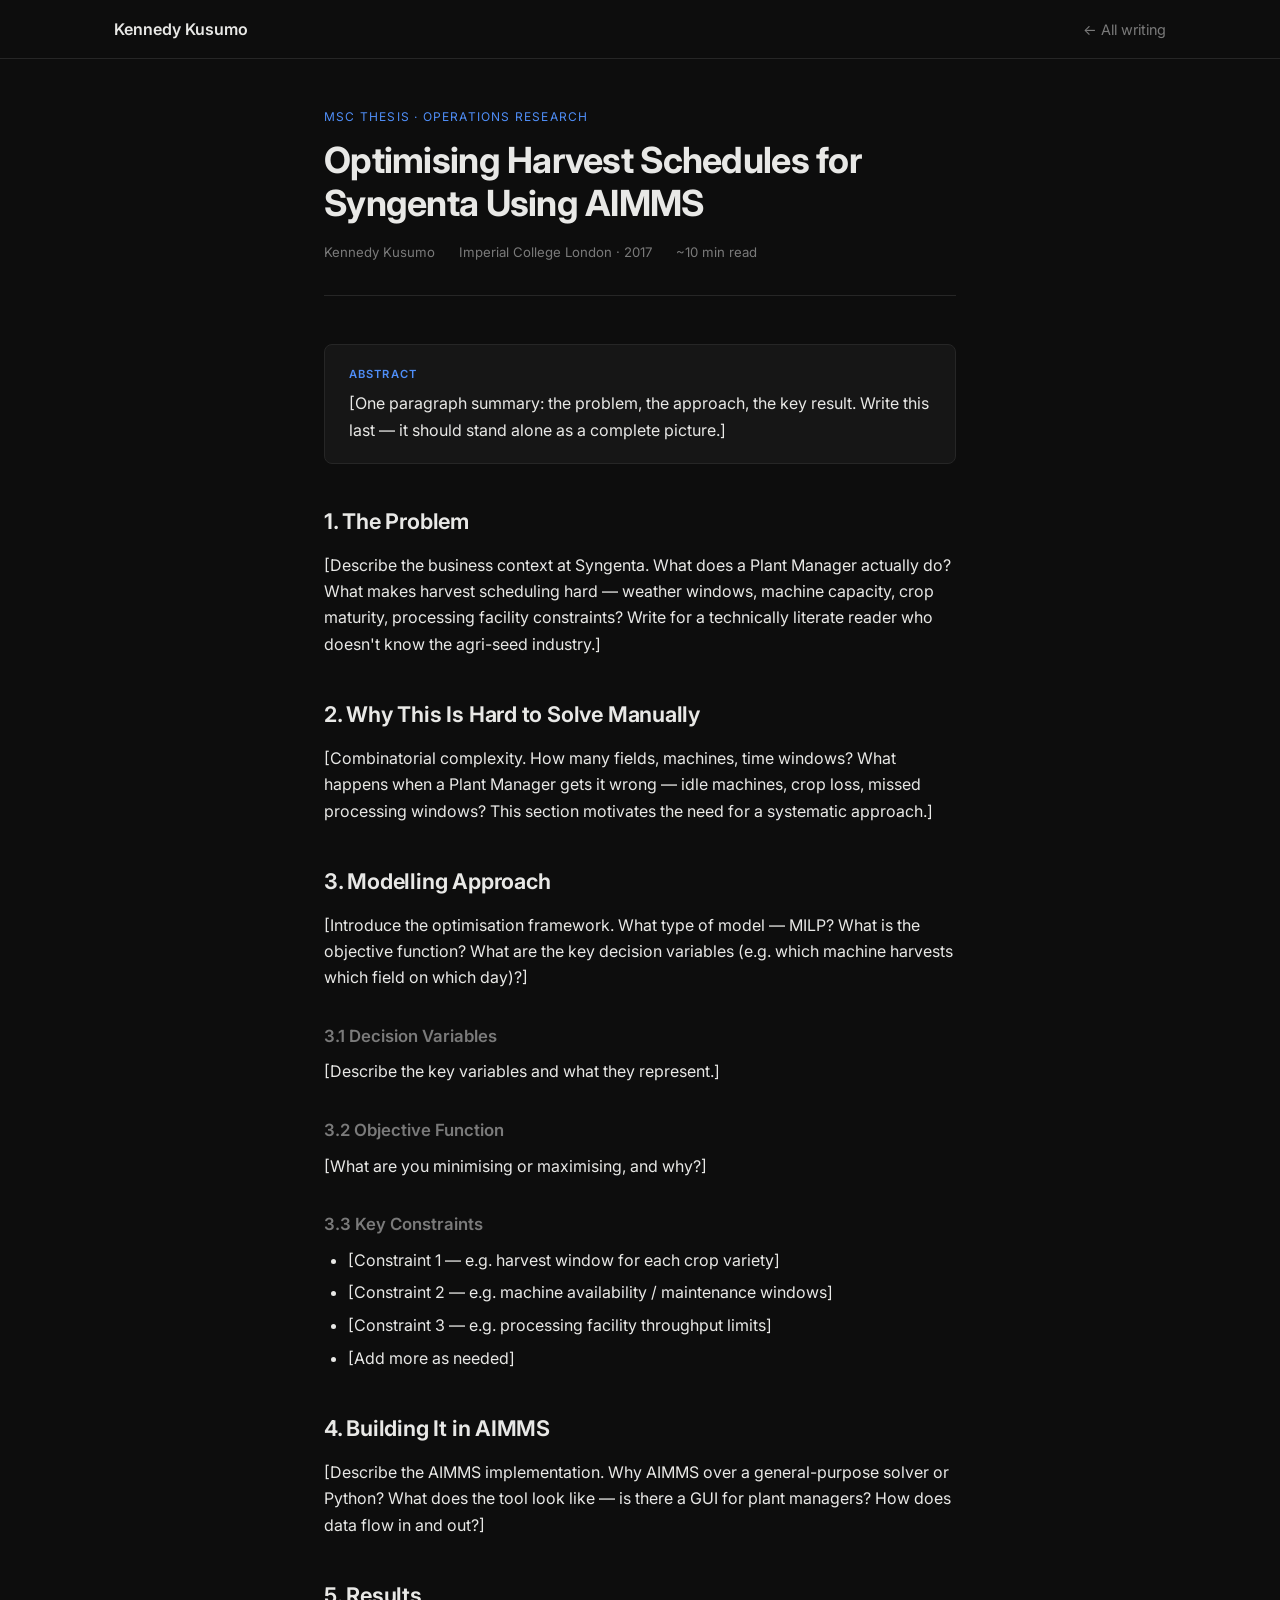
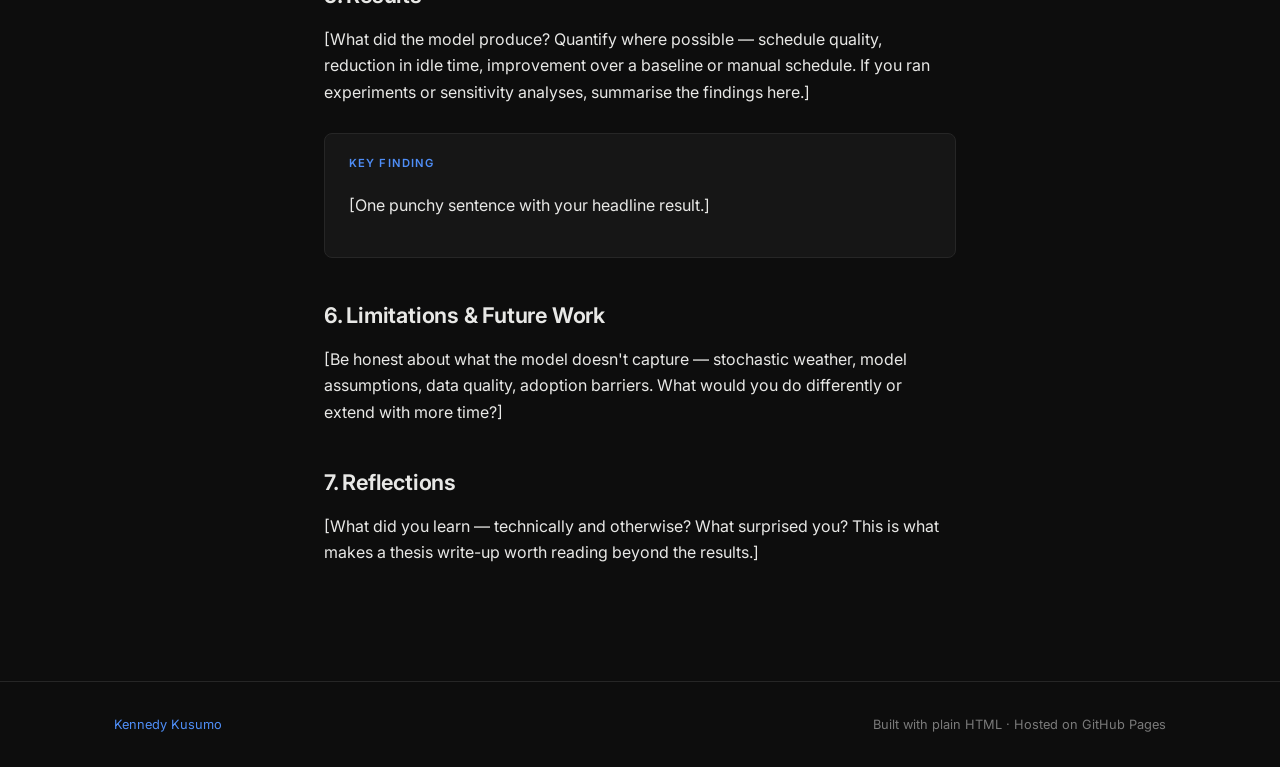
<file: articles/msc-thesis-syngenta.html>
<!DOCTYPE html>
<html lang="en">
<head>
  <meta charset="UTF-8" />
  <meta name="viewport" content="width=device-width, initial-scale=1.0" />
  <title>Optimising Harvest Schedules for Syngenta — Kennedy Kusumo</title>
  <link rel="preconnect" href="https://fonts.googleapis.com" />
  <link rel="preconnect" href="https://fonts.gstatic.com" crossorigin />
  <link href="https://fonts.googleapis.com/css2?family=Inter:wght@400;500;600;700&display=swap" rel="stylesheet" />
  <link rel="stylesheet" href="../css/style.css" />
</head>
<body>

  <!-- ── Nav ── -->
  <nav>
    <div class="container">
      <a class="nav-brand" href="../index.html">Kennedy Kusumo</a>
      <ul class="nav-links">
        <li><a href="../index.html#writing">← All writing</a></li>
      </ul>
    </div>
  </nav>

  <main class="prose-wrap">

    <!-- ── Article header ── -->
    <header class="prose-header">
      <p class="prose-tag">MSc Thesis · Operations Research</p>
      <h1>Optimising Harvest Schedules for Syngenta Using AIMMS</h1>
      <div class="prose-meta">
        <span>Kennedy Kusumo</span>
        <span>Imperial College London · 2017</span>
        <span>~10 min read</span>
      </div>
    </header>

    <!-- ── Abstract callout ── -->
    <div class="callout">
      <p class="callout-label">Abstract</p>
      <p>
        [One paragraph summary: the problem, the approach, the key result.
        Write this last — it should stand alone as a complete picture.]
      </p>
    </div>

    <article class="prose">

      <h2>1. The Problem</h2>
      <p>
        [Describe the business context at Syngenta. What does a Plant Manager
        actually do? What makes harvest scheduling hard — weather windows,
        machine capacity, crop maturity, processing facility constraints?
        Write for a technically literate reader who doesn't know the agri-seed industry.]
      </p>

      <h2>2. Why This Is Hard to Solve Manually</h2>
      <p>
        [Combinatorial complexity. How many fields, machines, time windows?
        What happens when a Plant Manager gets it wrong — idle machines, crop
        loss, missed processing windows? This section motivates the need for
        a systematic approach.]
      </p>

      <h2>3. Modelling Approach</h2>
      <p>
        [Introduce the optimisation framework. What type of model — MILP?
        What is the objective function? What are the key decision variables
        (e.g. which machine harvests which field on which day)?]
      </p>

      <h3>3.1 Decision Variables</h3>
      <p>[Describe the key variables and what they represent.]</p>

      <h3>3.2 Objective Function</h3>
      <p>[What are you minimising or maximising, and why?]</p>

      <h3>3.3 Key Constraints</h3>
      <ul>
        <li>[Constraint 1 — e.g. harvest window for each crop variety]</li>
        <li>[Constraint 2 — e.g. machine availability / maintenance windows]</li>
        <li>[Constraint 3 — e.g. processing facility throughput limits]</li>
        <li>[Add more as needed]</li>
      </ul>

      <h2>4. Building It in AIMMS</h2>
      <p>
        [Describe the AIMMS implementation. Why AIMMS over a general-purpose
        solver or Python? What does the tool look like — is there a GUI for
        plant managers? How does data flow in and out?]
      </p>

      <h2>5. Results</h2>
      <p>
        [What did the model produce? Quantify where possible — schedule quality,
        reduction in idle time, improvement over a baseline or manual schedule.
        If you ran experiments or sensitivity analyses, summarise the findings here.]
      </p>

      <div class="callout">
        <p class="callout-label">Key finding</p>
        <p>[One punchy sentence with your headline result.]</p>
      </div>

      <h2>6. Limitations &amp; Future Work</h2>
      <p>
        [Be honest about what the model doesn't capture — stochastic weather,
        model assumptions, data quality, adoption barriers. What would you do
        differently or extend with more time?]
      </p>

      <h2>7. Reflections</h2>
      <p>
        [What did you learn — technically and otherwise? What surprised you?
        This is what makes a thesis write-up worth reading beyond the results.]
      </p>

    </article>

  </main>

  <!-- ── Footer ── -->
  <footer>
    <div class="container">
      <a href="../index.html">Kennedy Kusumo</a>
      <span>Built with plain HTML · Hosted on GitHub Pages</span>
    </div>
  </footer>

</body>
</html>
</file>
<file: css/style.css>
/* ── Reset & base ───────────────────────────────────────── */
*, *::before, *::after { box-sizing: border-box; margin: 0; padding: 0; }

:root {
  --color-bg:       #0d0d0d;
  --color-surface:  #161616;
  --color-border:   #262626;
  --color-text:     #e8e8e6;
  --color-muted:    #7a7a7a;
  --color-accent:   #4f8ef7;

  --font-sans: 'Inter', system-ui, sans-serif;
  --font-mono: 'JetBrains Mono', 'Fira Code', monospace;

  --prose-width: 68ch;
  --page-width:  1100px;
  --gap:         1.5rem;
}

html { font-size: 16px; scroll-behavior: smooth; }

body {
  font-family: var(--font-sans);
  background: var(--color-bg);
  color: var(--color-text);
  line-height: 1.65;
  -webkit-font-smoothing: antialiased;
}

a { color: var(--color-accent); text-decoration: none; }
a:hover { text-decoration: underline; }

/* ── Layout ─────────────────────────────────────────────── */
.container {
  max-width: var(--page-width);
  margin: 0 auto;
  padding: 0 var(--gap);
}

/* ── Nav ────────────────────────────────────────────────── */
nav {
  border-bottom: 1px solid var(--color-border);
  padding: 1rem 0;
  position: sticky;
  top: 0;
  background: var(--color-bg);
  z-index: 10;
}

nav .container {
  display: flex;
  align-items: center;
  justify-content: space-between;
}

.nav-brand {
  font-weight: 600;
  font-size: 1rem;
  color: var(--color-text);
}

.nav-links {
  display: flex;
  gap: 2rem;
  list-style: none;
}

.nav-links a {
  font-size: 0.9rem;
  color: var(--color-muted);
}

.nav-links a:hover { color: var(--color-text); text-decoration: none; }

/* ── Hero ───────────────────────────────────────────────── */
.hero {
  padding: 5rem 0 3rem;
}

.hero-eyebrow {
  font-size: 0.8rem;
  letter-spacing: 0.1em;
  text-transform: uppercase;
  color: var(--color-muted);
  margin-bottom: 1rem;
}

.hero h1 {
  font-size: clamp(2rem, 5vw, 3.25rem);
  font-weight: 700;
  line-height: 1.15;
  letter-spacing: -0.02em;
  margin-bottom: 1.25rem;
}

.hero-bio {
  max-width: 52ch;
  font-size: 1.1rem;
  color: var(--color-muted);
  line-height: 1.7;
}

.hero-links {
  margin-top: 2rem;
  display: flex;
  gap: 1rem;
  flex-wrap: wrap;
}

.btn {
  display: inline-flex;
  align-items: center;
  gap: 0.4rem;
  padding: 0.55rem 1.1rem;
  border-radius: 6px;
  font-size: 0.875rem;
  font-weight: 500;
  cursor: pointer;
  border: 1px solid transparent;
  transition: opacity 0.15s;
}

.btn:hover { opacity: 0.8; text-decoration: none; }

.btn-primary { background: var(--color-accent); color: #fff; }
.btn-outline  { border-color: var(--color-border); color: var(--color-text); }

/* ── Section headings ───────────────────────────────────── */
.section {
  padding: 4rem 0;
  border-top: 1px solid var(--color-border);
}

.section-label {
  font-size: 0.75rem;
  letter-spacing: 0.12em;
  text-transform: uppercase;
  color: var(--color-muted);
  margin-bottom: 2rem;
}

/* ── Article cards ──────────────────────────────────────── */
.card-grid {
  display: grid;
  grid-template-columns: repeat(auto-fill, minmax(300px, 1fr));
  gap: var(--gap);
}

.card {
  border: 1px solid var(--color-border);
  border-radius: 14px;
  padding: 1.5rem;
  background: var(--color-surface);
  transition: transform 0.2s ease, box-shadow 0.2s ease, border-color 0.2s ease;
}

.card:hover {
  transform: translateY(-4px);
  border-color: var(--color-accent);
  box-shadow: 0 8px 32px rgba(0, 0, 0, 0.45), 0 0 0 1px rgba(79, 142, 247, 0.15);
}

.card-tag {
  font-size: 0.7rem;
  letter-spacing: 0.08em;
  text-transform: uppercase;
  color: var(--color-muted);
  margin-bottom: 0.75rem;
}

.card h3 {
  font-size: 1.05rem;
  font-weight: 600;
  margin-bottom: 0.5rem;
  line-height: 1.35;
}

.card p {
  font-size: 0.875rem;
  color: var(--color-muted);
  line-height: 1.6;
}

.card-meta {
  margin-top: 1.25rem;
  font-size: 0.75rem;
  color: var(--color-muted);
  display: flex;
  gap: 1rem;
}

.card-soon {
  opacity: 0.45;
  pointer-events: none;
  cursor: default;
}

@media (max-width: 640px) {
  .about-grid { grid-template-columns: 1fr !important; }
}

/* ── Prose (article pages) ──────────────────────────────── */
.prose-wrap {
  max-width: var(--prose-width);
  margin: 0 auto;
  padding: 3rem var(--gap) 6rem;
}

.prose-header {
  margin-bottom: 3rem;
  border-bottom: 1px solid var(--color-border);
  padding-bottom: 2rem;
}

.prose-tag {
  font-size: 0.75rem;
  letter-spacing: 0.1em;
  text-transform: uppercase;
  color: var(--color-accent);
  margin-bottom: 0.75rem;
}

.prose-header h1 {
  font-size: clamp(1.5rem, 4vw, 2.25rem);
  font-weight: 700;
  letter-spacing: -0.02em;
  line-height: 1.2;
  margin-bottom: 1rem;
}

.prose-meta {
  font-size: 0.825rem;
  color: var(--color-muted);
  display: flex;
  gap: 1.5rem;
  flex-wrap: wrap;
}

.prose h2 {
  font-size: 1.35rem;
  font-weight: 650;
  margin: 2.5rem 0 0.75rem;
  letter-spacing: -0.01em;
}

.prose h3 {
  font-size: 1.05rem;
  font-weight: 600;
  margin: 2rem 0 0.5rem;
  color: var(--color-muted);
}

.prose p { margin-bottom: 1.2rem; }

.prose ul, .prose ol {
  margin: 0 0 1.2rem 1.5rem;
}

.prose li { margin-bottom: 0.4rem; }

.prose blockquote {
  border-left: 3px solid var(--color-accent);
  padding: 0.75rem 1.25rem;
  margin: 1.5rem 0;
  background: var(--color-surface);
  border-radius: 0 6px 6px 0;
  font-style: italic;
  color: var(--color-muted);
}

.prose code {
  font-family: var(--font-mono);
  font-size: 0.85em;
  background: var(--color-surface);
  border: 1px solid var(--color-border);
  padding: 0.15em 0.4em;
  border-radius: 4px;
}

.prose figure {
  margin: 2rem 0;
  text-align: center;
}

.prose figcaption {
  font-size: 0.8rem;
  color: var(--color-muted);
  margin-top: 0.5rem;
}

/* callout box */
.callout {
  background: var(--color-surface);
  border: 1px solid var(--color-border);
  border-radius: 8px;
  padding: 1.25rem 1.5rem;
  margin: 1.75rem 0;
}

.callout-label {
  font-size: 0.7rem;
  letter-spacing: 0.1em;
  text-transform: uppercase;
  color: var(--color-accent);
  font-weight: 600;
  margin-bottom: 0.4rem;
}

/* ── Footer ─────────────────────────────────────────────── */
footer {
  border-top: 1px solid var(--color-border);
  padding: 2rem 0;
  font-size: 0.8rem;
  color: var(--color-muted);
}

footer .container {
  display: flex;
  justify-content: space-between;
  align-items: center;
  flex-wrap: wrap;
  gap: 1rem;
}

/* ── Utilities ──────────────────────────────────────────── */
.text-muted { color: var(--color-muted); }
.mt-1 { margin-top: 0.5rem; }
.mt-2 { margin-top: 1rem; }

.col1,.col2,.col3{
	float:left;
	width:30%;
}
/* #col1{
	background-color:red;
	}
#col2{
	background-color:green;
	}
#col3{
	background-color:blue;
	} */
</file>
